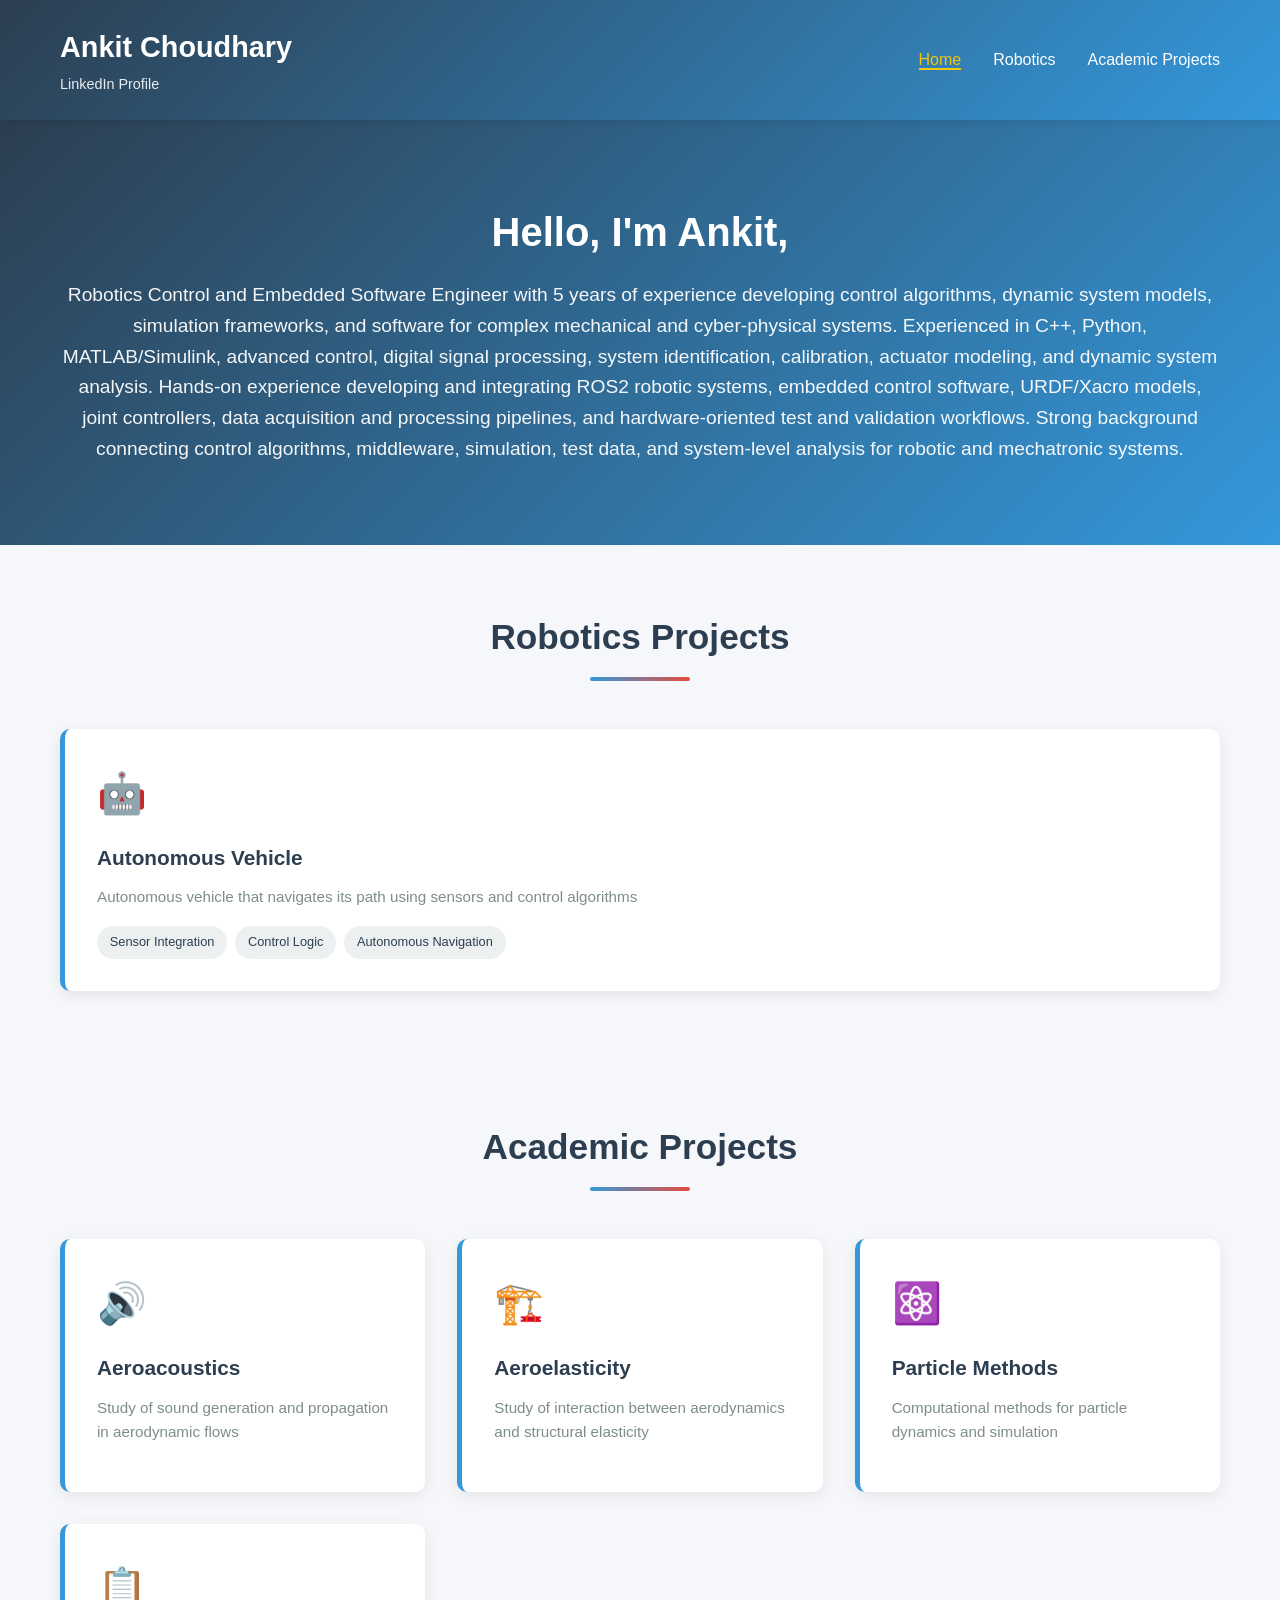
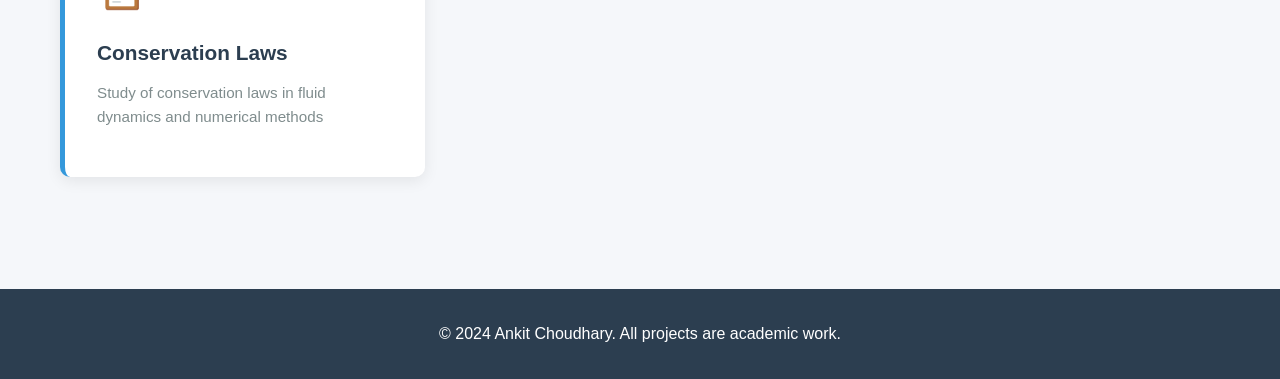
<file: index.html>
<!DOCTYPE html>
<html lang="en">
<head>
    <meta charset="UTF-8">
    <meta name="viewport" content="width=device-width, initial-scale=1.0">
    <title>Ankit Choudhary - Academic Projects Portfolio</title>
    <link rel="stylesheet" href="styles.css">
</head>
<body>
    <!-- Navigation -->
    <nav class="navbar">
        <div class="container">
            <div class="logo">
                <h1>Ankit Choudhary</h1>
                <p class="tagline"><a href="https://www.linkedin.com/in/ankit-choudhary-098094216/" target="_blank" rel="noopener noreferrer" class="linkedin-link">LinkedIn Profile</a></p>
            </div>
            <ul class="nav-links">
                <li><a href="#home">Home</a></li>
                <li><a href="#robotics">Robotics</a></li>
                <li><a href="#academic">Academic Projects</a></li>
            </ul>
        </div>
    </nav>

    <!-- Hero Section -->
    <section id="home" class="hero">
        <div class="container">
            <div class="hero-content">
                <h2>Hello, I'm Ankit,</h2>
                <p>Robotics Control and Embedded Software Engineer with 5 years of experience developing control algorithms, dynamic system models, simulation frameworks, and software for complex mechanical and cyber-physical systems. Experienced in
C++, Python, MATLAB/Simulink, advanced control, digital signal processing, system identification, calibration, actuator modeling, and dynamic system analysis. Hands-on experience developing and integrating ROS2 robotic systems,
embedded control software, URDF/Xacro models, joint controllers, data acquisition and processing pipelines, and hardware-oriented test and validation workflows. Strong background connecting control algorithms, middleware, simulation, test data, and system-level analysis for robotic and mechatronic systems.</p>
            </div>
        </div>
    </section>

    <!-- Robotics Section -->
    <section id="robotics" class="projects">
        <div class="container">
            <h2 class="section-title">Robotics Projects</h2>
            <div class="projects-grid">
                <div class="project-card">
                    <div class="project-icon">🤖</div>
                    <h4>Autonomous Vehicle</h4>
                    <p class="project-description">Autonomous vehicle that navigates its path using sensors and control algorithms</p>
                    <div class="project-items">
                        <span class="item">Sensor Integration</span>
                        <span class="item">Control Logic</span>
                        <span class="item">Autonomous Navigation</span>
                    </div>
                </div>
            </div>
        </div>
    </section>

    <!-- Academic Projects Section -->
    <section id="academic" class="projects">
        <div class="container">
            <h2 class="section-title">Academic Projects</h2>
            <div class="projects-grid">
                <a href="aeroacoustics.html" class="project-card-link">
                    <div class="project-card">
                        <div class="project-icon">🔊</div>
                        <h4>Aeroacoustics</h4>
                        <p class="project-description">Study of sound generation and propagation in aerodynamic flows</p>
                    </div>
                </a>

                <a href="aeroelasticity.html" class="project-card-link">
                    <div class="project-card">
                        <div class="project-icon">🏗️</div>
                        <h4>Aeroelasticity</h4>
                        <p class="project-description">Study of interaction between aerodynamics and structural elasticity</p>
                    </div>
                </a>

                <a href="particle-methods.html" class="project-card-link">
                    <div class="project-card">
                        <div class="project-icon">⚛️</div>
                        <h4>Particle Methods</h4>
                        <p class="project-description">Computational methods for particle dynamics and simulation</p>
                    </div>
                </a>

                <a href="conservation-laws.html" class="project-card-link">
                    <div class="project-card">
                        <div class="project-icon">📋</div>
                        <h4>Conservation Laws</h4>
                        <p class="project-description">Study of conservation laws in fluid dynamics and numerical methods</p>
                    </div>
                </a>
            </div>
        </div>
    </section>

    <!-- Footer -->
    <footer class="footer">
        <div class="container">
            <p>&copy; 2024 Ankit Choudhary. All projects are academic work.</p>
        </div>
    </footer>

    <script src="script.js"></script>
</body>
</html>
</file>
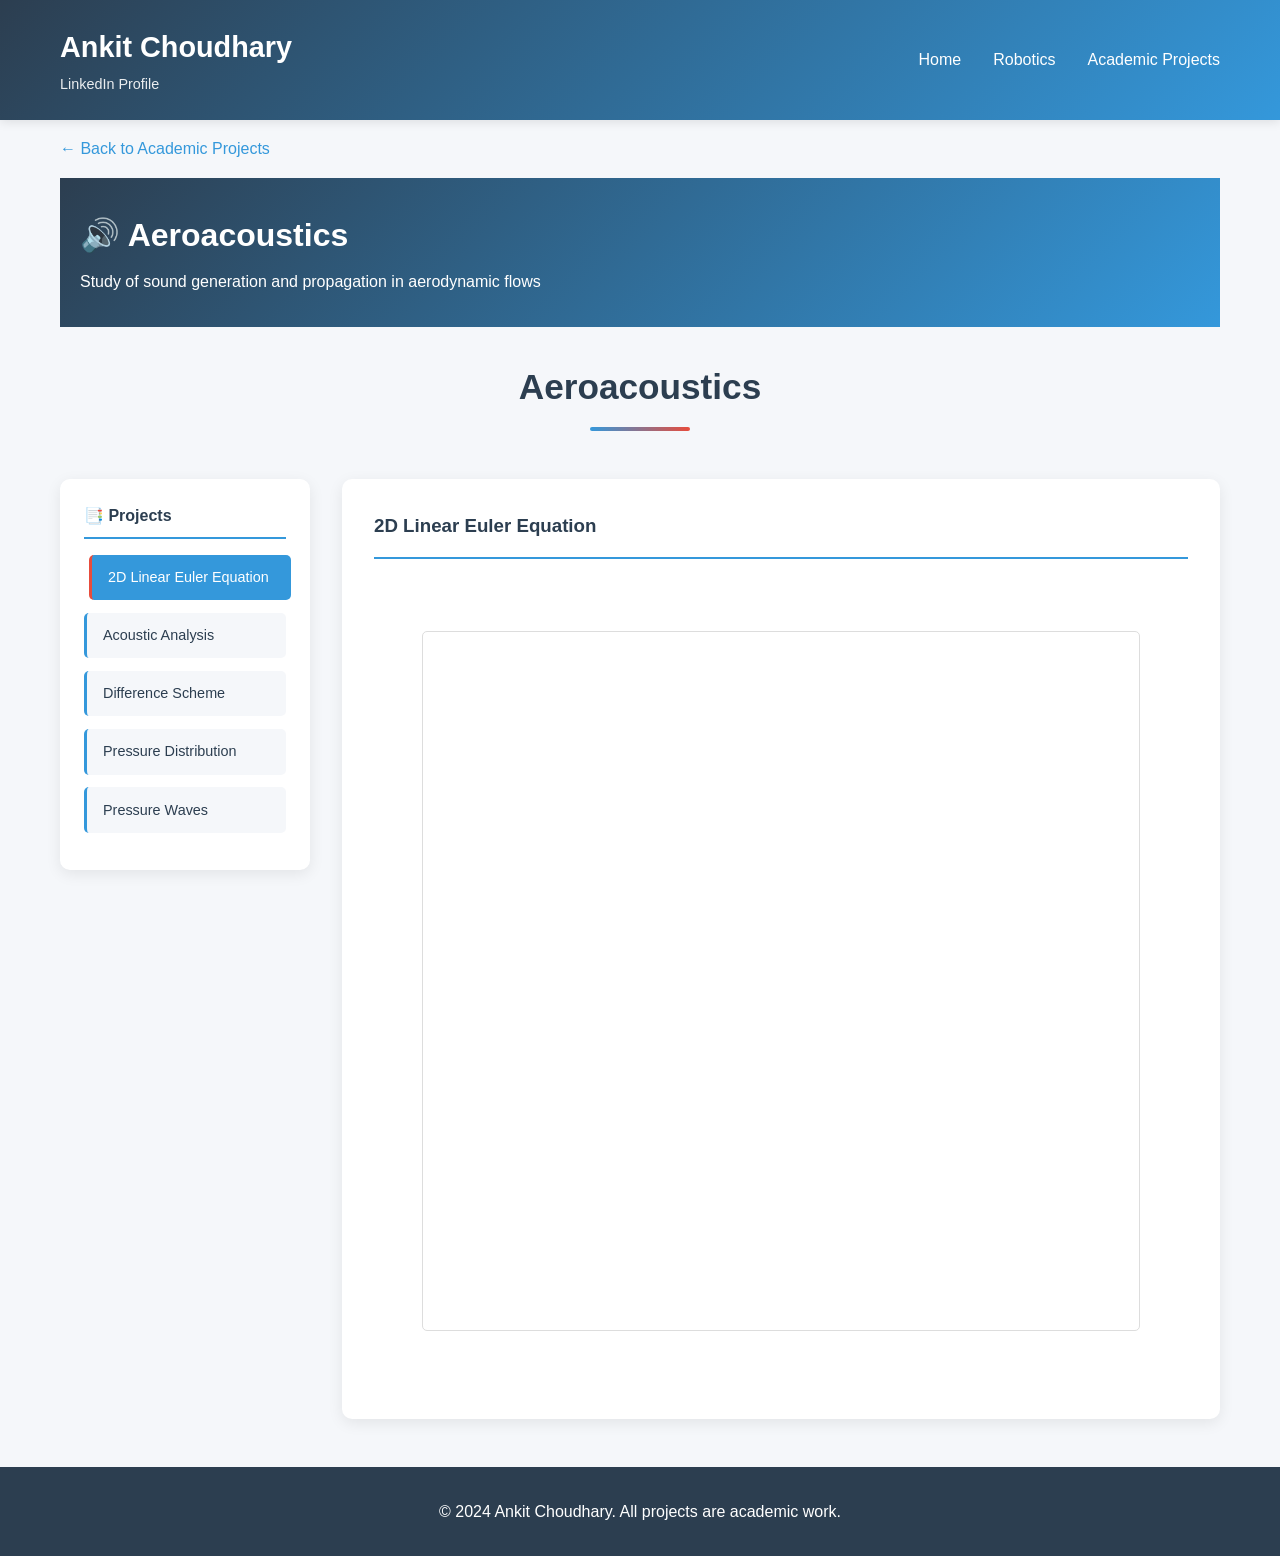
<file: aeroacoustics.html>
<!DOCTYPE html>
<html lang="en">
<head>
    <meta charset="UTF-8">
    <meta name="viewport" content="width=device-width, initial-scale=1.0">
    <title>Aeroacoustics - Ankit Choudhary</title>
    <link rel="stylesheet" href="styles.css">
    <style>
        .project-page-header {
            background: linear-gradient(135deg, var(--primary-color) 0%, var(--secondary-color) 100%);
            color: white;
            padding: 2rem 0;
            margin-bottom: 2rem;
        }
        
        .project-page-header h1 {
            margin-bottom: 0.5rem;
        }
        
        .back-link {
            display: inline-block;
            color: var(--secondary-color);
            text-decoration: none;
            margin-bottom: 1rem;
            font-weight: 500;
            margin-top: 1rem;
        }
        
        .back-link:hover {
            color: var(--accent-color);
        }
        
        .content-wrapper {
            display: grid;
            grid-template-columns: 250px 1fr;
            gap: 2rem;
            margin-bottom: 3rem;
        }
        
        .sidebar {
            background: white;
            border-radius: var(--border-radius);
            padding: 1.5rem;
            box-shadow: 0 4px 15px rgba(0, 0, 0, 0.08);
            height: fit-content;
            position: sticky;
            top: 110px;
        }
        
        .sidebar h3 {
            color: var(--primary-color);
            font-size: 1rem;
            margin-bottom: 1rem;
            padding-bottom: 0.5rem;
            border-bottom: 2px solid var(--secondary-color);
        }
        
        .pdf-list {
            list-style: none;
        }
        
        .pdf-list li {
            margin-bottom: 0.8rem;
        }
        
        .pdf-link {
            display: block;
            padding: 0.7rem 1rem;
            background-color: #f5f7fa;
            color: var(--primary-color);
            text-decoration: none;
            border-radius: 5px;
            border-left: 3px solid var(--secondary-color);
            transition: var(--transition);
            font-size: 0.9rem;
            cursor: pointer;
        }
        
        .pdf-link:hover,
        .pdf-link.active {
            background-color: var(--secondary-color);
            color: white;
            border-left-color: var(--accent-color);
            transform: translateX(5px);
        }
        
        .main-content {
            background: white;
            border-radius: var(--border-radius);
            padding: 2rem;
            box-shadow: 0 4px 15px rgba(0, 0, 0, 0.08);
            min-height: 700px;
        }
        
        .pdf-title {
            color: var(--primary-color);
            margin-bottom: 1.5rem;
            padding-bottom: 1rem;
            border-bottom: 2px solid var(--secondary-color);
        }
        
        .pdf-embed {
            width: 100%;
            height: 700px;
            border: 1px solid #ddd;
            border-radius: 5px;
        }
        
        .pdf-loading {
            text-align: center;
            padding: 3rem;
            color: #7f8c8d;
        }
        
        @media (max-width: 1024px) {
            .content-wrapper {
                grid-template-columns: 200px 1fr;
                gap: 1.5rem;
            }
            
            .sidebar {
                top: 110px;
            }
        }
        
        @media (max-width: 768px) {
            .content-wrapper {
                grid-template-columns: 1fr;
            }
            
            .sidebar {
                position: static;
                order: 2;
            }
            
            .main-content {
                order: 1;
                min-height: auto;
            }
            
            .pdf-embed {
                height: 500px;
            }
            
            .sidebar h3 {
                font-size: 0.9rem;
            }
            
            .pdf-link {
                font-size: 0.85rem;
                padding: 0.5rem 0.8rem;
            }
        }
    </style>
</head>
<body>
    <!-- Navigation -->
    <nav class="navbar">
        <div class="container">
            <div class="logo">
                <h1>Ankit Choudhary</h1>
                <p class="tagline"><a href="https://www.linkedin.com/in/ankit-choudhary-098094216/" target="_blank" rel="noopener noreferrer" class="linkedin-link">LinkedIn Profile</a></p>
            </div>
            <ul class="nav-links">
                <li><a href="index.html#home">Home</a></li>
                <li><a href="index.html#robotics">Robotics</a></li>
                <li><a href="index.html#academic">Academic Projects</a></li>
            </ul>
        </div>
    </nav>

    <!-- Project Page Content -->
    <div class="container">
        <a href="index.html#academic" class="back-link">← Back to Academic Projects</a>
        
        <div class="project-page-header">
            <div class="container">
                <h1>🔊 Aeroacoustics</h1>
                <p>Study of sound generation and propagation in aerodynamic flows</p>
            </div>
        </div>

        <h2 class="section-title">Aeroacoustics</h2>
        
        <div class="content-wrapper">
            <aside class="sidebar">
                <h3>📑 Projects</h3>
                <ul class="pdf-list">
                    <li><a href="#" class="pdf-link" onclick="loadPDF('Projects_list/Aeroacoustics/2D Linear Euler Equation.pdf', '2D Linear Euler Equation'); return false;">2D Linear Euler Equation</a></li>
                    <li><a href="#" class="pdf-link" onclick="loadPDF('Projects_list/Aeroacoustics/Acoustic Analysis.pdf', 'Acoustic Analysis'); return false;">Acoustic Analysis</a></li>
                    <li><a href="#" class="pdf-link" onclick="loadPDF('Projects_list/Aeroacoustics/Difference Scheme.pdf', 'Difference Scheme'); return false;">Difference Scheme</a></li>
                    <li><a href="#" class="pdf-link" onclick="loadPDF('Projects_list/Aeroacoustics/Pressure Distribution.pdf', 'Pressure Distribution'); return false;">Pressure Distribution</a></li>
                    <li><a href="#" class="pdf-link" onclick="loadPDF('Projects_list/Aeroacoustics/Pressure Waves.pdf', 'Pressure Waves'); return false;">Pressure Waves</a></li>
                </ul>
            </aside>
            
            <main class="main-content">
                <h3 class="pdf-title" id="pdf-title">Select a PDF to view</h3>
                <div id="pdf-container" class="pdf-loading">
                    Click on a project from the sidebar to view
                </div>
            </main>
        </div>
    </div>

    <!-- Footer -->
    <footer class="footer">
        <div class="container">
            <p>&copy; 2024 Ankit Choudhary. All projects are academic work.</p>
        </div>
    </footer>

    <script src="script.js"></script>
    <script>
        function loadPDF(url, title) {
            const container = document.getElementById('pdf-container');
            const titleElem = document.getElementById('pdf-title');
            
            // Update title
            titleElem.textContent = title;
            
            // Update active link in sidebar
            document.querySelectorAll('.pdf-link').forEach(link => {
                link.classList.remove('active');
            });
            event.target.classList.add('active');
            
            // Load PDF in iframe
            container.innerHTML = `<iframe src="${url}" class="pdf-embed"></iframe>`;
        }
        
        // Load first PDF on page load
        window.addEventListener('load', function() {
            document.querySelector('.pdf-link').click();
        });
    </script>
</body>
</html>
</file>
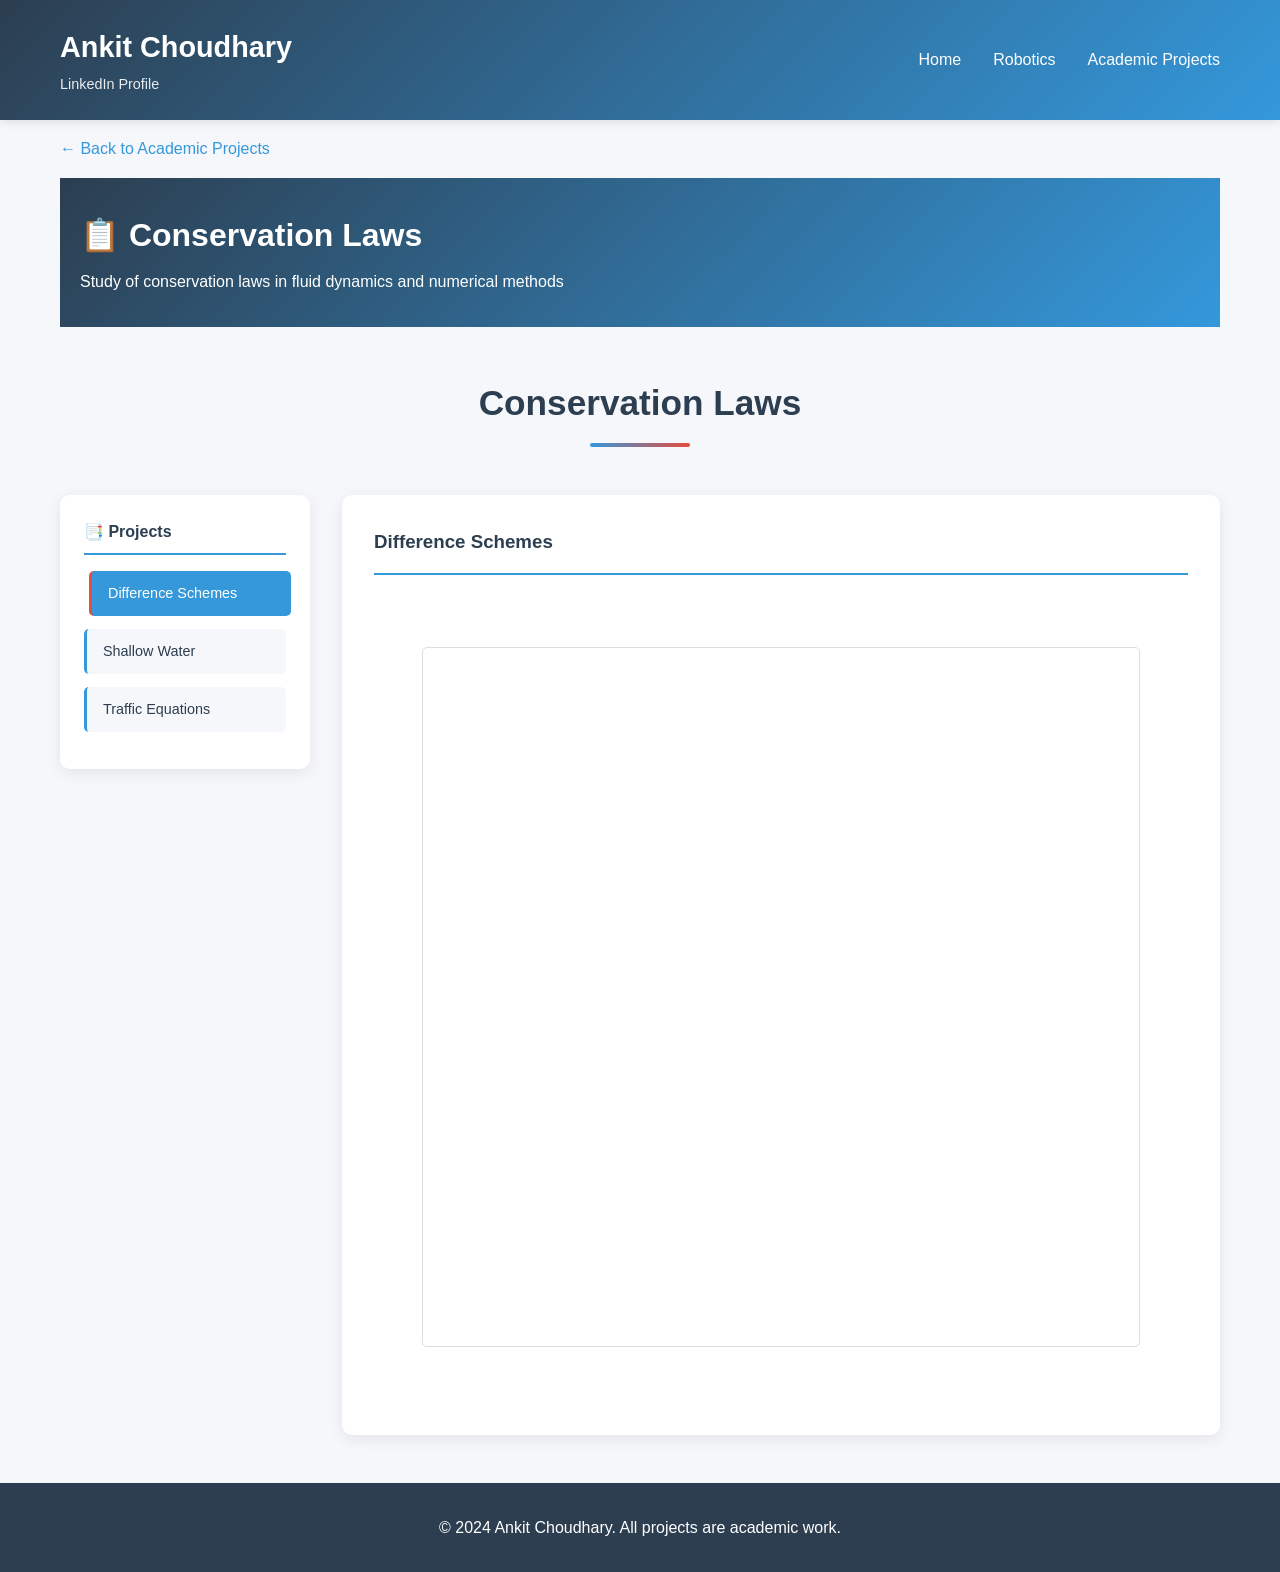
<file: conservation-laws.html>
<!DOCTYPE html>
<html lang="en">
<head>
    <meta charset="UTF-8">
    <meta name="viewport" content="width=device-width, initial-scale=1.0">
    <title>Conservation Laws - Ankit Choudhary</title>
    <link rel="stylesheet" href="styles.css">
    <style>
        .project-page-header {
            background: linear-gradient(135deg, var(--primary-color) 0%, var(--secondary-color) 100%);
            color: white;
            padding: 2rem 0;
            margin-bottom: 3rem;
        }
        
        .project-page-header h1 {
            margin-bottom: 0.5rem;
        }
        
        .back-link {
            display: inline-block;
            color: var(--secondary-color);
            text-decoration: none;
            margin-bottom: 1rem;
            font-weight: 500;
            margin-top: 1rem;
        }
        
        .back-link:hover {
            color: var(--accent-color);
        }
        
         .content-wrapper {
            display: grid;
            grid-template-columns: 250px 1fr;
            gap: 2rem;
            margin-bottom: 3rem;
        }
        
        .sidebar {
            background: white;
            border-radius: var(--border-radius);
            padding: 1.5rem;
            box-shadow: 0 4px 15px rgba(0, 0, 0, 0.08);
            height: fit-content;
            position: sticky;
            top: 110px;
        }
        
        .sidebar h3 {
            color: var(--primary-color);
            font-size: 1rem;
            margin-bottom: 1rem;
            padding-bottom: 0.5rem;
            border-bottom: 2px solid var(--secondary-color);
        }
        
        .pdf-list {
            list-style: none;
        }
        
        .pdf-list li {
            margin-bottom: 0.8rem;
        }
        
        .pdf-link {
            display: block;
            padding: 0.7rem 1rem;
            background-color: #f5f7fa;
            color: var(--primary-color);
            text-decoration: none;
            border-radius: 5px;
            border-left: 3px solid var(--secondary-color);
            transition: var(--transition);
            font-size: 0.9rem;
            cursor: pointer;
        }
        
        .pdf-link:hover,
        .pdf-link.active {
            background-color: var(--secondary-color);
            color: white;
            border-left-color: var(--accent-color);
            transform: translateX(5px);
        }
        
        .main-content {
            background: white;
            border-radius: var(--border-radius);
            padding: 2rem;
            box-shadow: 0 4px 15px rgba(0, 0, 0, 0.08);
            min-height: 700px;
        }
        
        .pdf-title {
            color: var(--primary-color);
            margin-bottom: 1.5rem;
            padding-bottom: 1rem;
            border-bottom: 2px solid var(--secondary-color);
        }
        
        .pdf-embed {
            width: 100%;
            height: 700px;
            border: 1px solid #ddd;
            border-radius: 5px;
        }
        
        .pdf-loading {
            text-align: center;
            padding: 3rem;
            color: #7f8c8d;
        }
        
        @media (max-width: 1024px) {
            .content-wrapper {
                grid-template-columns: 200px 1fr;
                gap: 1.5rem;
            }
            
            .sidebar {
                top: 110px;
            }
        }
        
        @media (max-width: 768px) {
            .content-wrapper {
                grid-template-columns: 1fr;
            }
            
            .sidebar {
                position: static;
                order: 2;
            }
            
            .main-content {
                order: 1;
                min-height: auto;
            }
            
            .pdf-embed {
                height: 500px;
            }
            
            .sidebar h3 {
                font-size: 0.9rem;
            }
            
            .pdf-link {
                font-size: 0.85rem;
                padding: 0.5rem 0.8rem;
            }
        }
    </style>
</head>
<body>
    <!-- Navigation -->
    <nav class="navbar">
        <div class="container">
            <div class="logo">
                <h1>Ankit Choudhary</h1>
                <p class="tagline"><a href="https://www.linkedin.com/in/ankit-choudhary-098094216/" target="_blank" rel="noopener noreferrer" class="linkedin-link">LinkedIn Profile</a></p>
            </div>
            <ul class="nav-links">
                <li><a href="index.html#home">Home</a></li>
                <li><a href="index.html#robotics">Robotics</a></li>
                <li><a href="index.html#academic">Academic Projects</a></li>
            </ul>
        </div>
    </nav>

    <!-- Project Page Content -->
    <div class="container">
        <a href="index.html#academic" class="back-link">← Back to Academic Projects</a>
        
        <div class="project-page-header">
            <div class="container">
                <h1>📋 Conservation Laws</h1>
                <p>Study of conservation laws in fluid dynamics and numerical methods</p>
            </div>
        </div>

        <h2 class="section-title">Conservation Laws</h2>

        <div class="content-wrapper">
            <aside class="sidebar">
                <h3>📑 Projects</h3>
                <ul class="pdf-list">
                    <li>
                        <a href="#" class="pdf-link"
                        onclick="loadPDF('Projects_list/Conservation Laws/Difference Schemes.pdf', 'Difference Schemes'); return false;">
                            Difference Schemes
                        </a>
                    </li>

                    <li>
                        <a href="#" class="pdf-link"
                        onclick="loadPDF('Projects_list/Conservation Laws/Shallow Water.pdf', 'Shallow Water'); return false;">
                            Shallow Water
                        </a>
                    </li>

                    <li>
                        <a href="#" class="pdf-link"
                        onclick="loadPDF('Projects_list/Conservation Laws/Traffic Equations.pdf', 'Traffic Equations'); return false;">
                            Traffic Equations
                        </a>
                    </li>
                </ul>
            </aside>

            <main class="main-content">
                <h3 class="pdf-title" id="pdf-title">Select a PDF to view</h3>
                <div id="pdf-container" class="pdf-loading">
                    Click on a project from the sidebar to view
                </div>
            </main>
        </div>
    </div>

    <!-- Footer -->
    <footer class="footer">
        <div class="container">
            <p>&copy; 2024 Ankit Choudhary. All projects are academic work.</p>
        </div>
    </footer>

    <script src="script.js"></script>
	    <script>
        function loadPDF(url, title) {
            const container = document.getElementById('pdf-container');
            const titleElem = document.getElementById('pdf-title');
            
            // Update title
            titleElem.textContent = title;
            
            // Update active link in sidebar
            document.querySelectorAll('.pdf-link').forEach(link => {
                link.classList.remove('active');
            });
            event.target.classList.add('active');
            
            // Load PDF in iframe
            container.innerHTML = `<iframe src="${url}" class="pdf-embed"></iframe>`;
        }
        
        // Load first PDF on page load
        window.addEventListener('load', function() {
            document.querySelector('.pdf-link').click();
        });
    </script>
</body>
</html>
</file>
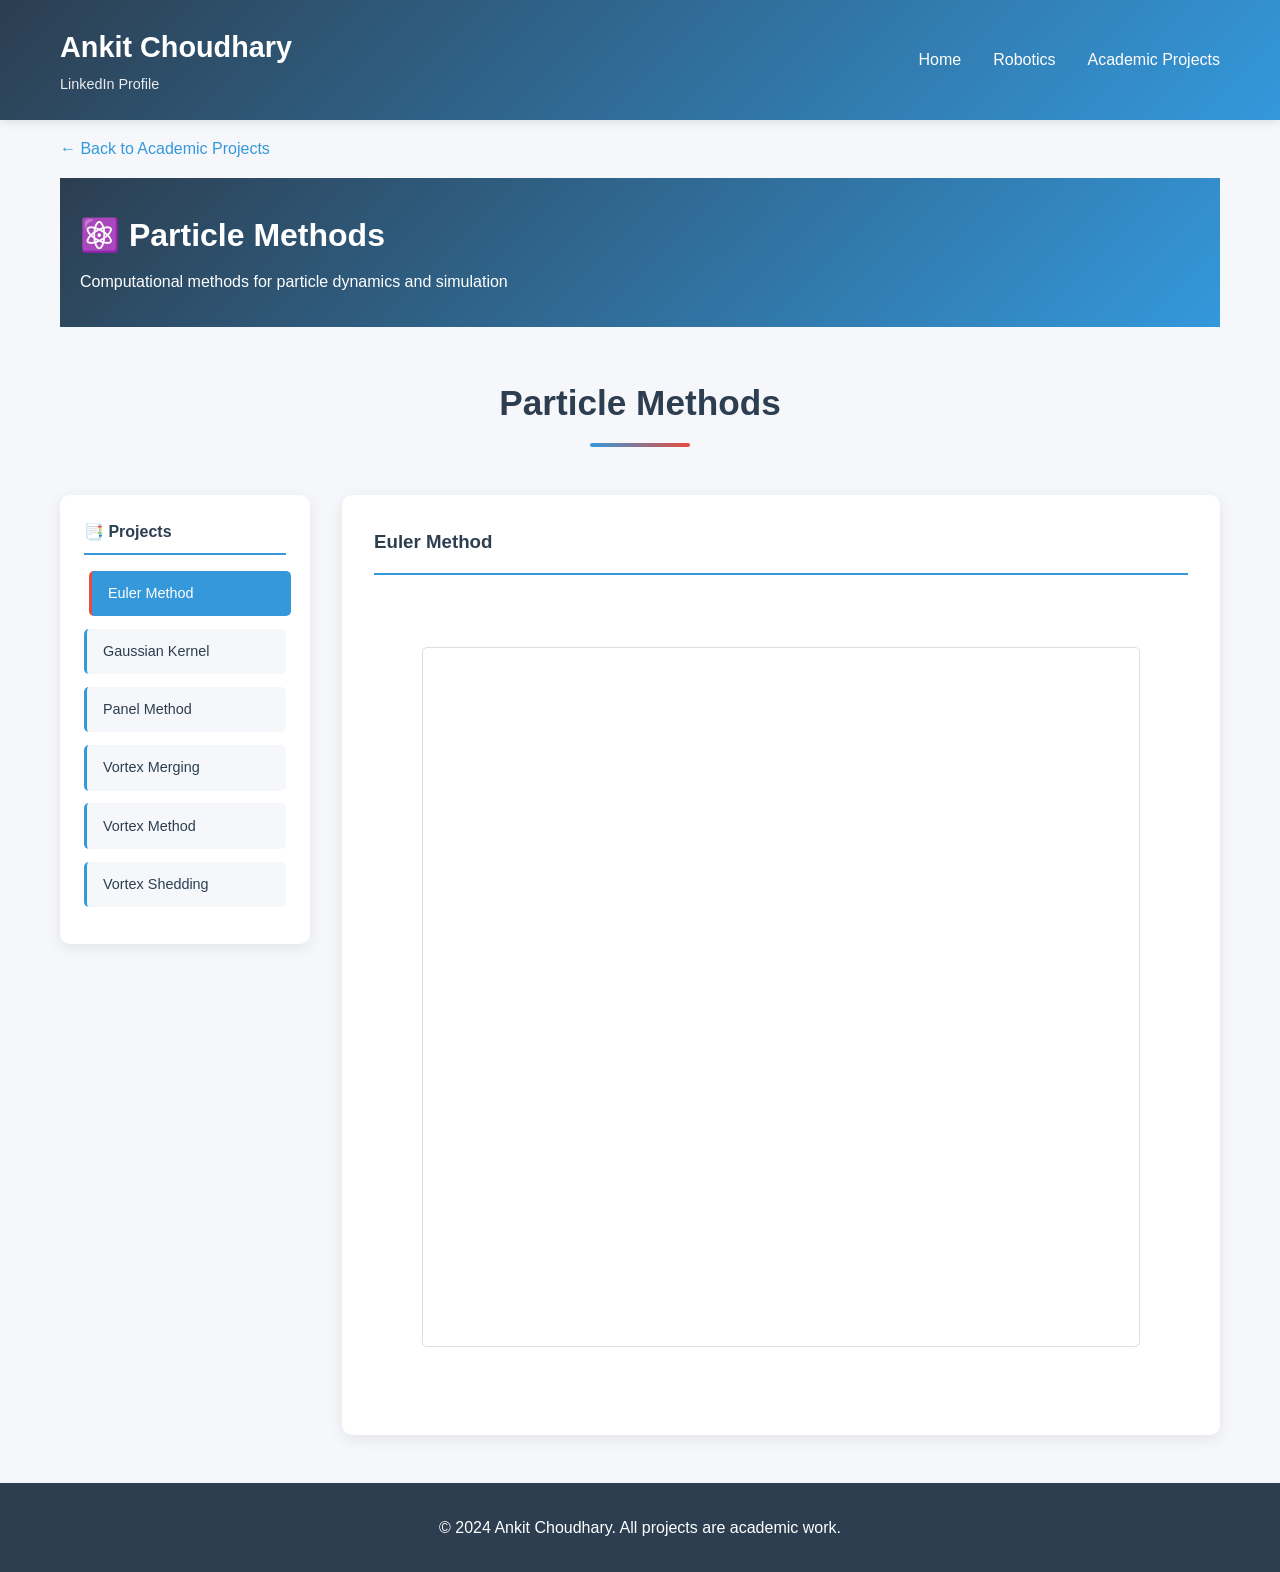
<file: particle-methods.html>
<!DOCTYPE html>
<html lang="en">
<head>
    <meta charset="UTF-8">
    <meta name="viewport" content="width=device-width, initial-scale=1.0">
    <title>Particle Methods - Ankit Choudhary</title>
    <link rel="stylesheet" href="styles.css">
    <style>
        .project-page-header {
            background: linear-gradient(135deg, var(--primary-color) 0%, var(--secondary-color) 100%);
            color: white;
            padding: 2rem 0;
            margin-bottom: 3rem;
        }
        
        .project-page-header h1 {
            margin-bottom: 0.5rem;
        }
        
        .back-link {
            display: inline-block;
            color: var(--secondary-color);
            text-decoration: none;
            margin-bottom: 1rem;
            font-weight: 500;
            margin-top: 1rem;
        }
        
        .back-link:hover {
            color: var(--accent-color);
        }
        
        .content-wrapper {
            display: grid;
            grid-template-columns: 250px 1fr;
            gap: 2rem;
            margin-bottom: 3rem;
        }
        
        .sidebar {
            background: white;
            border-radius: var(--border-radius);
            padding: 1.5rem;
            box-shadow: 0 4px 15px rgba(0, 0, 0, 0.08);
            height: fit-content;
            position: sticky;
            top: 110px;
        }
        
        .sidebar h3 {
            color: var(--primary-color);
            font-size: 1rem;
            margin-bottom: 1rem;
            padding-bottom: 0.5rem;
            border-bottom: 2px solid var(--secondary-color);
        }
        
        .pdf-list {
            list-style: none;
        }
        
        .pdf-list li {
            margin-bottom: 0.8rem;
        }
        
        .pdf-link {
            display: block;
            padding: 0.7rem 1rem;
            background-color: #f5f7fa;
            color: var(--primary-color);
            text-decoration: none;
            border-radius: 5px;
            border-left: 3px solid var(--secondary-color);
            transition: var(--transition);
            font-size: 0.9rem;
            cursor: pointer;
        }
        
        .pdf-link:hover,
        .pdf-link.active {
            background-color: var(--secondary-color);
            color: white;
            border-left-color: var(--accent-color);
            transform: translateX(5px);
        }
        
        .main-content {
            background: white;
            border-radius: var(--border-radius);
            padding: 2rem;
            box-shadow: 0 4px 15px rgba(0, 0, 0, 0.08);
            min-height: 700px;
        }
        
        .pdf-title {
            color: var(--primary-color);
            margin-bottom: 1.5rem;
            padding-bottom: 1rem;
            border-bottom: 2px solid var(--secondary-color);
        }
        
        .pdf-embed {
            width: 100%;
            height: 700px;
            border: 1px solid #ddd;
            border-radius: 5px;
        }
        
        .pdf-loading {
            text-align: center;
            padding: 3rem;
            color: #7f8c8d;
        }
        
        @media (max-width: 1024px) {
            .content-wrapper {
                grid-template-columns: 200px 1fr;
                gap: 1.5rem;
            }
            
            .sidebar {
                top: 110px;
            }
        }
        
        @media (max-width: 768px) {
            .content-wrapper {
                grid-template-columns: 1fr;
            }
            
            .sidebar {
                position: static;
                order: 2;
            }
            
            .main-content {
                order: 1;
                min-height: auto;
            }
            
            .pdf-embed {
                height: 500px;
            }
            
            .sidebar h3 {
                font-size: 0.9rem;
            }
            
            .pdf-link {
                font-size: 0.85rem;
                padding: 0.5rem 0.8rem;
            }
        }
    </style>
</head>
<body>
    <!-- Navigation -->
    <nav class="navbar">
        <div class="container">
            <div class="logo">
                <h1>Ankit Choudhary</h1>
                <p class="tagline"><a href="https://www.linkedin.com/in/ankit-choudhary-098094216/" target="_blank" rel="noopener noreferrer" class="linkedin-link">LinkedIn Profile</a></p>
            </div>
            <ul class="nav-links">
                <li><a href="index.html#home">Home</a></li>
                <li><a href="index.html#robotics">Robotics</a></li>
                <li><a href="index.html#academic">Academic Projects</a></li>
            </ul>
        </div>
    </nav>

    <!-- Project Page Content -->
    <div class="container">
        <a href="index.html#academic" class="back-link">← Back to Academic Projects</a>
        
        <div class="project-page-header">
            <div class="container">
                <h1>⚛️ Particle Methods</h1>
                <p>Computational methods for particle dynamics and simulation</p>
            </div>
        </div>

        <h2 class="section-title">Particle Methods</h2>
 <div class="content-wrapper">
    <aside class="sidebar">
        <h3>📑 Projects</h3>
        <ul class="pdf-list">
            <li><a href="#" class="pdf-link" onclick="loadPDF('Projects_list/Particle Methods/Euler Method.pdf', 'Euler Method'); return false;">Euler Method</a></li>

            <li><a href="#" class="pdf-link" onclick="loadPDF('Projects_list/Particle Methods/Guassian Kernal.pdf', 'Gaussian Kernel'); return false;">Gaussian Kernel</a></li>

            <li><a href="#" class="pdf-link" onclick="loadPDF('Projects_list/Particle Methods/Panel Method.pdf', 'Panel Method'); return false;">Panel Method</a></li>

            <li><a href="#" class="pdf-link" onclick="loadPDF('Projects_list/Particle Methods/Vortex Merging.pdf', 'Vortex Merging'); return false;">Vortex Merging</a></li>

            <li><a href="#" class="pdf-link" onclick="loadPDF('Projects_list/Particle Methods/Vortex Method.pdf', 'Vortex Method'); return false;">Vortex Method</a></li>

            <li><a href="#" class="pdf-link" onclick="loadPDF('Projects_list/Particle Methods/Vortex Shedding.pdf', 'Vortex Shedding'); return false;">Vortex Shedding</a></li>
        </ul>
    </aside>

    <main class="main-content">
        <h3 class="pdf-title" id="pdf-title">Select a PDF to view</h3>
        <div id="pdf-container" class="pdf-loading">
            Click on a project from the sidebar to view
        </div>
    </main>
</div>
    </div>

    <!-- Footer -->
    <footer class="footer">
        <div class="container">
            <p>&copy; 2024 Ankit Choudhary. All projects are academic work.</p>
        </div>
    </footer>

    <script src="script.js"></script>
	    <script>
        function loadPDF(url, title) {
            const container = document.getElementById('pdf-container');
            const titleElem = document.getElementById('pdf-title');
            
            // Update title
            titleElem.textContent = title;
            
            // Update active link in sidebar
            document.querySelectorAll('.pdf-link').forEach(link => {
                link.classList.remove('active');
            });
            event.target.classList.add('active');
            
            // Load PDF in iframe
            container.innerHTML = `<iframe src="${url}" class="pdf-embed"></iframe>`;
        }
        
        // Load first PDF on page load
        window.addEventListener('load', function() {
            document.querySelector('.pdf-link').click();
        });
    </script>
</body>
</html>
</file>
<file: styles.css>
/* General Styles */
* {
    margin: 0;
    padding: 0;
    box-sizing: border-box;
}

:root {
    --primary-color: #2c3e50;
    --secondary-color: #3498db;
    --accent-color: #e74c3c;
    --light-bg: #ecf0f1;
    --text-color: #2c3e50;
    --card-bg: #ffffff;
    --border-radius: 10px;
    --transition: all 0.3s ease;
}

body {
    font-family: 'Segoe UI', Tahoma, Geneva, Verdana, sans-serif;
    line-height: 1.6;
    color: var(--text-color);
    background-color: #f5f7fa;
}

.container {
    max-width: 1200px;
    margin: 0 auto;
    padding: 0 20px;
}

/* Sections with scroll margin to account for sticky navbar */
section {
    scroll-margin-top: 100px;
}

body {
    font-family: 'Segoe UI', Tahoma, Geneva, Verdana, sans-serif;
    line-height: 1.6;
    color: var(--text-color);
    background-color: #f5f7fa;
}

.container {
    max-width: 1200px;
    margin: 0 auto;
    padding: 0 20px;
}

/* Navigation Bar */
.navbar {
    background: linear-gradient(135deg, var(--primary-color), var(--secondary-color));
    color: white;
    padding: 1.5rem 0;
    box-shadow: 0 2px 10px rgba(0, 0, 0, 0.1);
    position: sticky;
    top: 0;
    z-index: 100;
}

.navbar .container {
    display: flex;
    justify-content: space-between;
    align-items: center;
}

.logo h1 {
    font-size: 1.8rem;
    font-weight: 700;
    margin-bottom: 0.2rem;
}

.tagline {
    font-size: 0.9rem;
    opacity: 0.9;
    font-weight: 300;
}

.linkedin-link {
    color: white;
    text-decoration: none;
    font-weight: 500;
    transition: var(--transition);
    border-bottom: 2px solid transparent;
}

.linkedin-link:hover {
    border-bottom-color: white;
    opacity: 0.8;
}

.nav-links {
    display: flex;
    list-style: none;
    gap: 2rem;
}

.nav-links a {
    color: white;
    text-decoration: none;
    font-weight: 500;
    transition: var(--transition);
}

.nav-links a:hover {
    color: var(--light-bg);
    transform: translateY(-2px);
}

/* Hero Section */
.hero {
    background: linear-gradient(135deg, var(--primary-color), var(--secondary-color));
    color: white;
    padding: 5rem 0;
    text-align: center;
}

.hero-content h2 {
    font-size: 2.5rem;
    margin-bottom: 1rem;
    animation: slideDown 0.6s ease-out;
}

.hero-content p {
    font-size: 1.2rem;
    opacity: 0.95;
    animation: slideUp 0.6s ease-out;
}

@keyframes slideDown {
    from {
        opacity: 0;
        transform: translateY(-30px);
    }
    to {
        opacity: 1;
        transform: translateY(0);
    }
}

@keyframes slideUp {
    from {
        opacity: 0;
        transform: translateY(30px);
    }
    to {
        opacity: 1;
        transform: translateY(0);
    }
}

/* Projects Section */
.projects {
    padding: 4rem 0;
    background-color: #f5f7fa;
}

.section-title {
    text-align: center;
    font-size: 2.2rem;
    margin-bottom: 3rem;
    color: var(--primary-color);
    position: relative;
    padding-bottom: 1rem;
}

.section-title::after {
    content: '';
    position: absolute;
    bottom: 0;
    left: 50%;
    transform: translateX(-50%);
    width: 100px;
    height: 4px;
    background: linear-gradient(90deg, var(--secondary-color), var(--accent-color));
    border-radius: 2px;
}

/* Semester Groups */
.semester-group {
    margin-bottom: 3.5rem;
}

.semester-title {
    font-size: 1.6rem;
    color: var(--primary-color);
    margin-bottom: 1.5rem;
    padding-bottom: 0.5rem;
    border-bottom: 3px solid var(--secondary-color);
    display: inline-block;
}

/* Projects Grid */
.projects-grid {
    display: grid;
    grid-template-columns: repeat(auto-fit, minmax(300px, 1fr));
    gap: 2rem;
    animation: fadeIn 0.8s ease-out;
}

@keyframes fadeIn {
    from {
        opacity: 0;
        transform: translateY(20px);
    }
    to {
        opacity: 1;
        transform: translateY(0);
    }
}

/* Project Cards */
.project-card {
    background: white;
    border-radius: var(--border-radius);
    padding: 2rem;
    box-shadow: 0 4px 15px rgba(0, 0, 0, 0.08);
    transition: var(--transition);
    border-left: 5px solid var(--secondary-color);
}

.project-card:hover {
    transform: translateY(-8px);
    box-shadow: 0 8px 25px rgba(0, 0, 0, 0.15);
    border-left-color: var(--accent-color);
}

/* Project Card Link Styling */
.project-card-link {
    text-decoration: none;
    color: inherit;
    display: block;
}

.project-link-hint {
    color: var(--secondary-color);
    font-weight: 600;
    font-size: 0.9rem;
    margin-top: 0.5rem;
}

.project-icon {
    font-size: 2.5rem;
    margin-bottom: 1rem;
}

.project-card h4 {
    font-size: 1.3rem;
    color: var(--primary-color);
    margin-bottom: 0.7rem;
}

.project-description {
    color: #7f8c8d;
    margin-bottom: 1rem;
    font-size: 0.95rem;
}

.project-items {
    display: flex;
    flex-wrap: wrap;
    gap: 0.5rem;
}

.item {
    display: inline-block;
    background-color: var(--light-bg);
    color: var(--primary-color);
    padding: 0.4rem 0.8rem;
    border-radius: 20px;
    font-size: 0.8rem;
    font-weight: 500;
}

/* About Section */
.about {
    background: white;
    padding: 4rem 0;
}

.about-content {
    text-align: center;
    max-width: 800px;
    margin: 0 auto;
}

.about-content p {
    font-size: 1.05rem;
    color: #555;
    margin-bottom: 2rem;
    line-height: 1.8;
}

.about-list {
    display: grid;
    grid-template-columns: repeat(auto-fit, minmax(250px, 1fr));
    gap: 1.5rem;
    text-align: left;
    list-style: none;
    margin-top: 2rem;
}

.about-list li {
    background: var(--light-bg);
    padding: 1rem;
    border-radius: var(--border-radius);
    font-size: 1rem;
    color: var(--primary-color);
    font-weight: 500;
}

/* Footer */
.footer {
    background: var(--primary-color);
    color: white;
    text-align: center;
    padding: 2rem 0;
    margin-top: 3rem;
}

/* Responsive Design */
@media (max-width: 768px) {
    .navbar .container {
        flex-direction: column;
        gap: 1rem;
    }

    .nav-links {
        flex-direction: column;
        gap: 0.5rem;
        text-align: center;
    }

    .hero-content h2 {
        font-size: 1.8rem;
    }

    .hero-content p {
        font-size: 1rem;
    }

    .section-title {
        font-size: 1.8rem;
    }

    .projects-grid {
        grid-template-columns: 1fr;
    }

    .about-list {
        grid-template-columns: 1fr;
    }
}

@media (max-width: 480px) {
    .logo h1 {
        font-size: 1.3rem;
    }

    .tagline {
        font-size: 0.8rem;
    }

    .hero-content h2 {
        font-size: 1.4rem;
    }

    .hero-content p {
        font-size: 0.9rem;
    }

    .project-card {
        padding: 1.5rem;
    }

    .project-icon {
        font-size: 2rem;
    }
}

/* Scrollbar Styling */
::-webkit-scrollbar {
    width: 10px;
}

::-webkit-scrollbar-track {
    background: var(--light-bg);
}

::-webkit-scrollbar-thumb {
    background: var(--secondary-color);
    border-radius: 5px;
}

::-webkit-scrollbar-thumb:hover {
    background: var(--accent-color);
}
</file>
